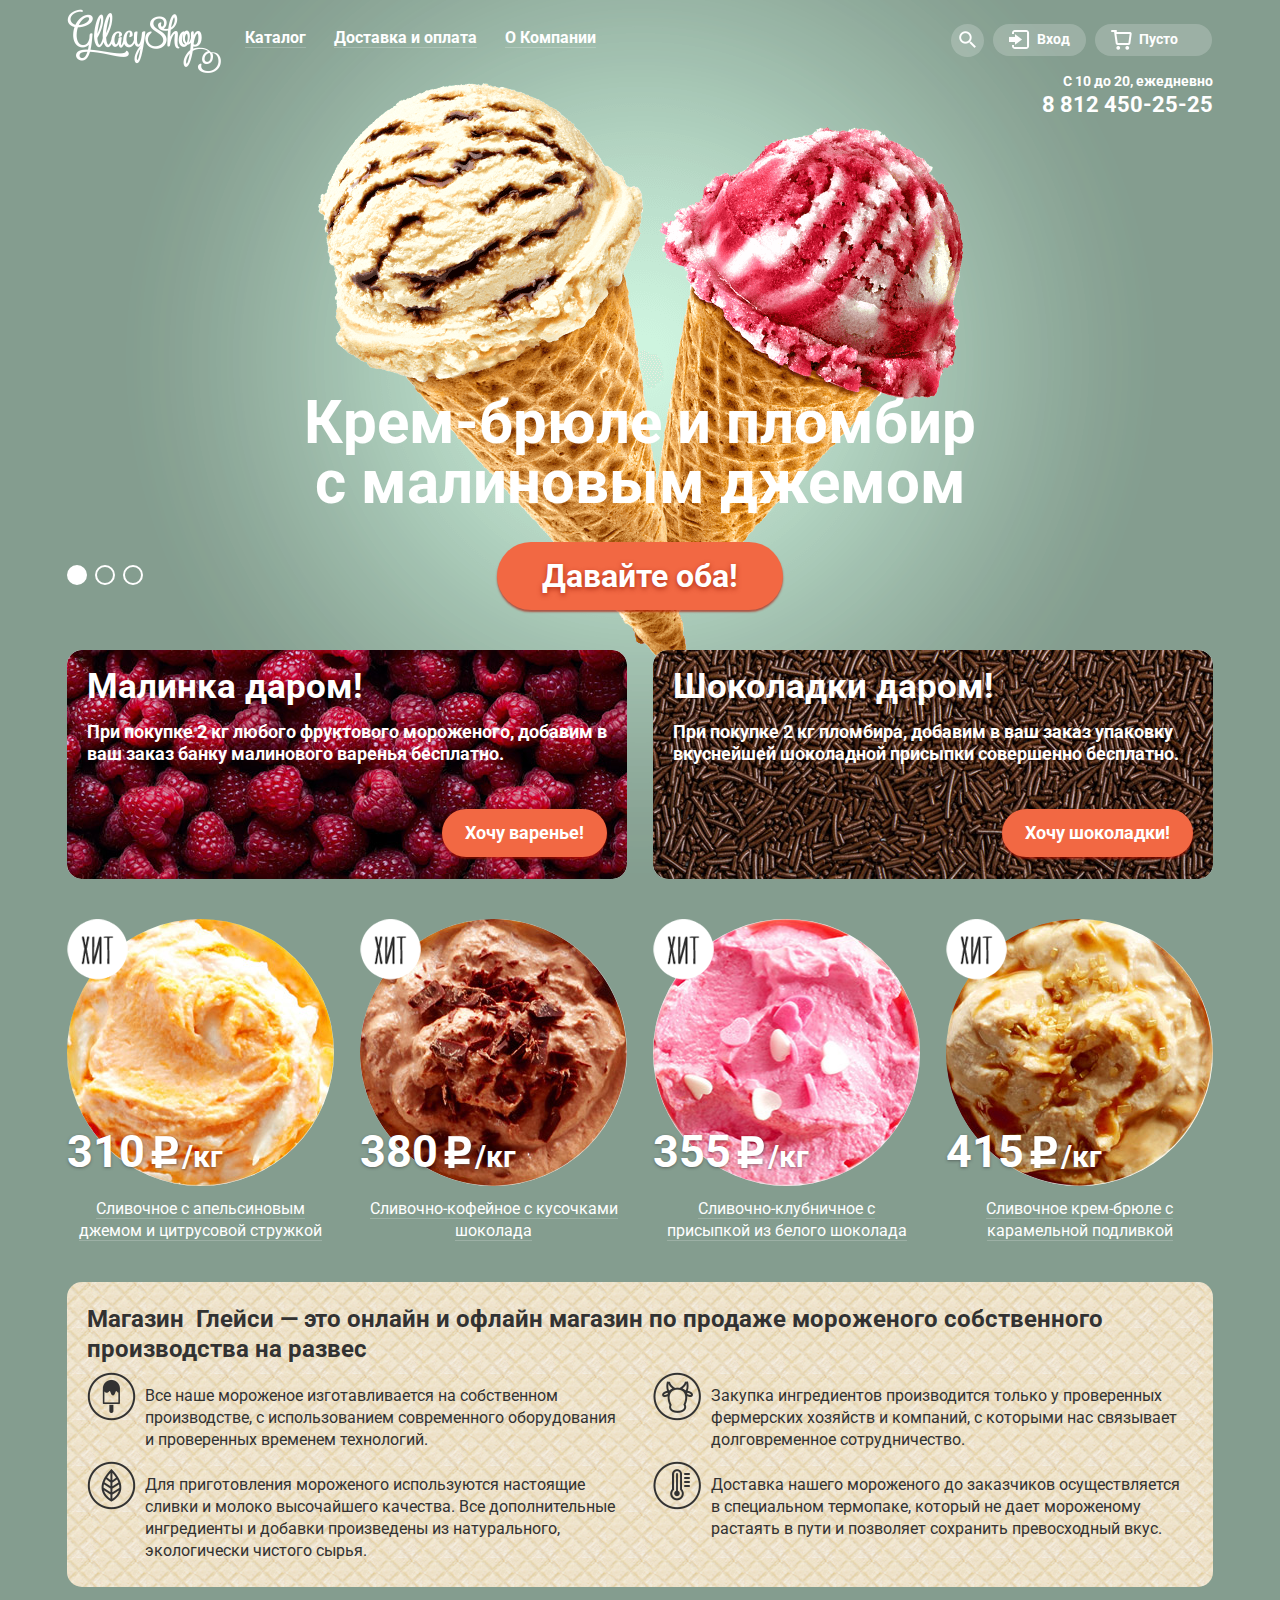
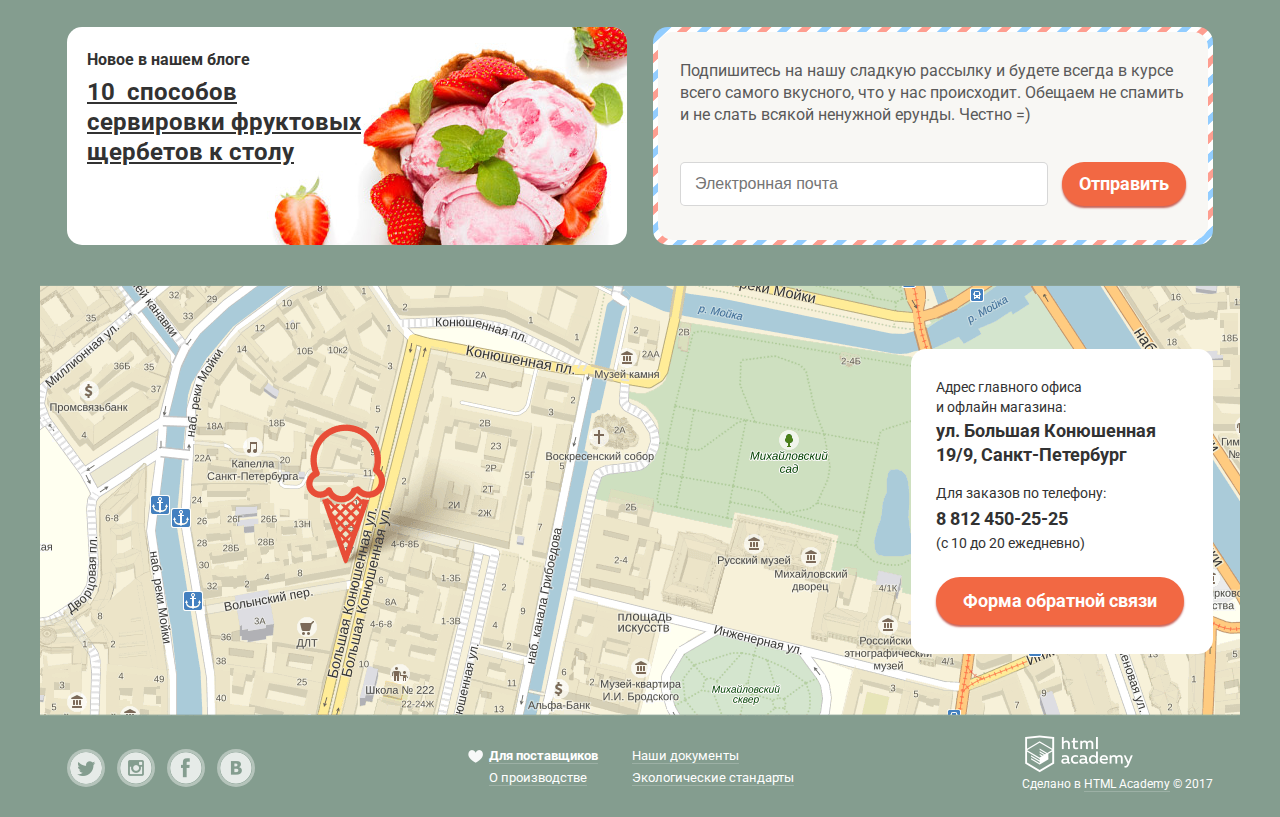
<file: index.html>
<!DOCTYPE html>
<html lang="ru">

<head>
    <meta charset="utf-8">
    <title>Магазин Глэйси</title>
    <link href="https://fonts.googleapis.com/css?family=Roboto:400,500,700&amp;subset=cyrillic" rel="stylesheet">
    <link rel="stylesheet" href="css/normalize.css">
    <link rel="stylesheet" href="css/style.min.css">
</head>

<body>
    <input type="radio" id="btn-1" name="toggle" checked>
    <input type="radio" id="btn-2" name="toggle">
    <input type="radio" id="btn-3" name="toggle">
    <div class="site-wrapper">

        <header class="main-header">
            <div class="content-wrapper">
                <div class="main-header-layout">
                    <nav class="main-nav">
                        <img src="img/logo.png" width="154" height="64" alt="Gllacy shop">
                        <ul class="main-menu">
                            <li class="rel"><a class="menu-item" href="#">Каталог</a>
                                <ul class="sub-menu">
                                    <li><a href="#"><span class="sub-menu-new">Новинки</span></a>
                                    </li>
                                    <li><a href="catalog.html">Сливочное</a>
                                    </li>
                                    <li><a href="#">Щербеты</a>
                                    </li>
                                    <li><a href="#">Фруктовый лед</a>
                                    </li>
                                    <li><a href="#">Мелорин</a>
                                    </li>
                                </ul>
                            </li>
                            <li><a class="menu-item" href="#">Доставка и оплата</a>
                            </li>
                            <li><a class="menu-item" href="#">О Компании</a>
                            </li>
                        </ul>
                    </nav>
                    <div class="user-block">
                        <div class="block-search">
                            <a class="search" href="#"></a>
                            <form class="modal-search" action="https://echo.htmlacademy.ru/" method="post">
                                <input type="search" id="tip-search" name="user-search" placeholder="Что ищем?">
                                <label class="tip-search" for="tip-search">Что ищем?</label>
                            </form>
                        </div>
                        <div class="block-login">
                            <a class="login" href="#">Вход</a>
                            <div class="modal-login">
                                <form class="login-form" action="https://echo.htmlacademy.ru/" method="post">
                                    <input class="place-login" type="email" name="email" id="tip-email-form" placeholder="Электронная почта" required>
                                    <label class="tip-email-form" for="tip-email-form">Электронная почта</label>
                                    <input class="place-login" id="tip-password-form" type="password" name="password" placeholder="Пароль" required>
                                    <label class="tip-password-form" for="tip-password-form">Пароль</label>
                                    <button class="login-btn btn" type="submit">Войти</button>
                                    <a class="restore link-white" href="#">Забыли пароль?</a>
                                    <a class="registration link-white" href="#">Новая регистрация</a>
                                </form>
                            </div>
                        </div>
                        <div class="block-cart">
                            <a class="cart" href="#">Пусто</a>
                            <div class="modal-cart">В вашей корзине еще ничего нет:)</div>
                        </div>
                    </div>
                </div>
            </div>
        </header>
        <main>
            <div class="content-wrapper">
                <div class="contact-info">
                    <p class="work-mode">С 10 до 20, ежедневно</p>
                    <p class="phone">8 812 450-25-25</p>
                </div>
                <div class="slider">
                    <div class="slide" id="slide1">
                        <div class="slide-title">Крем-брюле и пломбир с малиновым джемом</div>
                        <a class="slide-btn btn" href="#">Давайте оба!</a>
                    </div>
                    <div class="slide" id="slide2">
                        <div class="slide-title">Шоколадный пломбир и лимонный сорбет</div>
                        <a class="slide-btn btn" href="#">Давайте оба!</a>
                    </div>
                    <div class="slide" id="slide3">
                        <div class="slide-title">Пломбир с помадкой и клубничный щербет</div>
                        <a class="slide-btn btn" href="#">Давайте оба!</a>
                    </div>
                    <div class="slider-controls">
                        <label for="btn-1"></label>
                        <label for="btn-2"></label>
                        <label for="btn-3"></label>
                    </div>
                </div>
                <section class="proposal">
                    <div class="proposal-item">
                        <p class="proposal-title">Малинка даром!</p>
                        <p class="proposal-desc">При покупке 2 кг любого фруктового мороженого, добавим в ваш заказ банку малинового варенья бесплатно.</p>
                        <a class="proposal-btn btn" href="#">Хочу варенье!</a>
                    </div>
                    <div class="proposal-item">
                        <p class="proposal-title">Шоколадки даром!</p>
                        <p class="proposal-desc">При покупке 2 кг пломбира, добавим в ваш заказ упаковку вкуснейшей шоколадной присыпки совершенно бесплатно.</p>
                        <a class="proposal-btn btn" href="#">Хочу шоколадки!</a>
                    </div>
                </section>
                <section class="product">
                    <div class="product-item product-item-hit">
                        <div class="product-photo">
                            <img src="img/shop-creamy-orange.jpg" width="267" height="267" alt="Сливочное с апельсиновым джемом и цитрусовой стружкой">
                        </div>
                        <div class="product-price">
                            <span class="big-price"> 310 </span> /кг
                        </div>
                        <div class="product-title"><a class="link" href="#">Сливочное с апельсиновым джемом и цитрусовой стружкой</a>
                        </div>
                        <div class="quick-view"></div>
                        <a class="quick-view-btn btn" href="#">Быстрый просмотр</a>

                    </div>
                    <div class="product-item product-item-hit">
                        <div class="product-photo">
                            <img src="img/shop-creamy-coffee.jpg" width="267" height="267" alt="Сливочно-кофейное с кусочками шоколада">
                        </div>
                        <div class="product-price">
                            <span class="big-price"> 380 </span> /кг
                        </div>
                        <div class="product-title"><a class="link" href="#">Сливочно-кофейное с кусочками шоколада</a>
                        </div>
                        <div class="quick-view"></div>
                        <a class="quick-view-btn btn" href="#">Быстрый просмотр</a>
                    </div>
                    <div class="product-item product-item-hit">
                        <div class="product-photo">
                            <img src="img/shop-creamy-strawberry.jpg" width="267" height="267" alt="Сливочно-клубничное с присыпкой из белого шоколада">
                        </div>
                        <div class="product-price">
                            <span class="big-price"> 355 </span> /кг
                        </div>
                        <div class="product-title"><a class="link" href="#">Сливочно-клубничное с присыпкой из белого шоколада</a>
                        </div>
                        <div class="quick-view"></div>
                        <a class="quick-view-btn btn" href="#">Быстрый просмотр</a>
                    </div>
                    <div class="product-item product-item-hit">
                        <div class="product-photo">
                            <img src="img/shop-cream-brulee.jpg" width="267" height="267" alt="Сливочное крем-брюле с карамельной подливкой">
                        </div>
                        <div class="product-price">
                            <span class="big-price"> 415 </span> /кг
                        </div>
                        <div class="product-title"><a class="link" href="#">Сливочное крем-брюле с карамельной подливкой</a>
                        </div>
                        <div class="quick-view"></div>
                        <a class="quick-view-btn btn" href="#">Быстрый просмотр</a>
                    </div>
                </section>
                <section class="about">
                    <p class="about-main">
                        Магазин &nbsp;Глейси — это онлайн и офлайн магазин по продаже мороженого собственного производства на развес
                    </p>
                    <div class="about-content">
                        <p class="main-text">
                            Все наше мороженое изготавливается на собственном производстве, с использованием современного оборудования и проверенных временем технологий.
                        </p>
                        <p class="main-text">
                            Закупка ингредиентов производится только у проверенных фермерских хозяйств и компаний, с которыми нас связывает долговременное сотрудничество.
                        </p>
                        <p class="main-text">
                            Для приготовления мороженого используются настоящие сливки и молоко высочайшего качества. Все дополнительные ингредиенты и добавки произведены из натурального, экологически чистого сырья.
                        </p>
                        <p class="main-text">
                            Доставка нашего мороженого до заказчиков осуществляется в специальном термопаке, который не дает мороженому растаять в пути и позволяет сохранить превосходный вкус.
                        </p>
                    </div>
                </section>
                <section class="blog-subscribe">
                    <div class="blog">
                        <div class="conteiner-blog">
                            <p class="text-blog">Новое в нашем блоге</p>
                            <a class="blog-news" href="#">10&nbsp; способов сервировки фруктовых щербетов к столу</a>
                        </div>
                    </div>
                    <div class="subscribe">
                        <div class="conteiner-subscribe">
                            <p class="text-subscribe">
                                Подпишитесь на нашу сладкую рассылку и будете всегда в курсе всего самого вкусного, что у нас происходит. Обещаем не спамить и не слать всякой ненужной ерунды. Честно =)
                            </p>
                            <form class="subscribe-form" action="https://echo.htmlacademy.ru/" method="post">
                                <input type="email" id="tip-email" name="email" placeholder="Электронная почта" required>
                                <label class="tip" for="tip-email">Электронная почта</label>
                                <button class="send-email-btn btn" type="submit">Отправить</button>
                            </form>
                        </div>
                    </div>
                </section>
            </div>
            <iframe class="online-map" src="https://api-maps.yandex.ru/frame/v1/-/C6u5NAZT" height="431"></iframe>
            <div class="content-wrapper">
                <section class="map">


                    <div class="address content-wrapper">
                        <p class="text-address">
                            Адрес главного офиса
                            <br> и офлайн магазина:</p>
                        <p class="main-address">
                            ул. Большая Конюшенная
                            <br> 19/9, Санкт-Петербург</p>
                        <p class="text-address">
                            Для заказов по телефону:</p>
                        <p class="main-address">
                            8 812 450-25-25</p>
                        <p class="text-address">(с 10 до 20 ежедневно)</p>
                        <a href="feedback.html" class="address-btn btn">Форма обратной связи</a>
                    </div>

                </section>
            </div>

        </main>
        <footer class="main-footer">

            <div class="content-wrapper">
                <div class="main-footer-layout">
                    <section class="footer-social">
                        <a class="social-btn social-btn-tw" href="#">Твиттер</a>
                        <a class="social-btn social-btn-inst" href="#">Инстаграм</a>
                        <a class="social-btn social-btn-fb" href="#">Фейсбук</a>
                        <a class="social-btn social-btn-vk" href="#">Вконтакте</a>
                    </section>
                    <section class="footer-about">
                        <ul>
                            <li><a class="supplier link" href="#">Для поставщиков</a>
                            </li>
                            <li><a class="link" href="#">О производстве</a>
                            </li>
                        </ul>
                        <ul>
                            <li><a class="link" href="#">Наши документы</a>
                            </li>
                            <li><a class="link" href="#">Экологические стандарты</a>
                            </li>
                        </ul>
                    </section>
                    <section class="footer-copyright">
                        <a href="https://htmlacademy.ru/intensive/htmlcss"><img class="footer-logo" src="img/logo-html-academy.png" width="108" height="38" alt="Интенсивный онлайн курс «Базовый HTML и CSS»">
                        </a>
                        <p class="made-copyright">Сделано в <a class="link" href="https://htmlacademy.ru/intensive/htmlcss">HTML Academy</a> &#169; 2017</p>
                    </section>
                </div>
            </div>
        </footer>
        <div class="modal-feedback">
            <button class="modal-feedback-close" type="button" title="Закрыть">Закрыть</button>
            <p>Мы обязательно вам ответим!</p>
            <form class="modal-feedback-form" action="https://echo.htmlacademy.ru/" method="post">
                <input class="modal-feedback-name" id="tip-name" type="text" name="name" placeholder="Как вас зовут?">
                <label class="tip-name" for="tip-name">Как вас зовут?</label>
                <input class="modal-feedback-email" id="tip-emai2" type="email" name="email" placeholder="Ваша почта для ответа?">
                <label class="tip-email2" for="tip-emai2">Ваша почта для ответа?</label>
                <textarea class="modal-feedback-letter" name="letter" id="tip-letter" placeholder="Напишите что-нибудь..."></textarea>
                <label class="tip-letter" for="tip-letter">Напишите что-нибудь...</label>
                <button class="modal-feedback-btn btn" type="submit">Отправить</button>
            </form>
        </div>
        <div class="modal-overlay"></div>

    </div>
    <script src="js/script.min.js"></script>

</body>

</html>
</file>
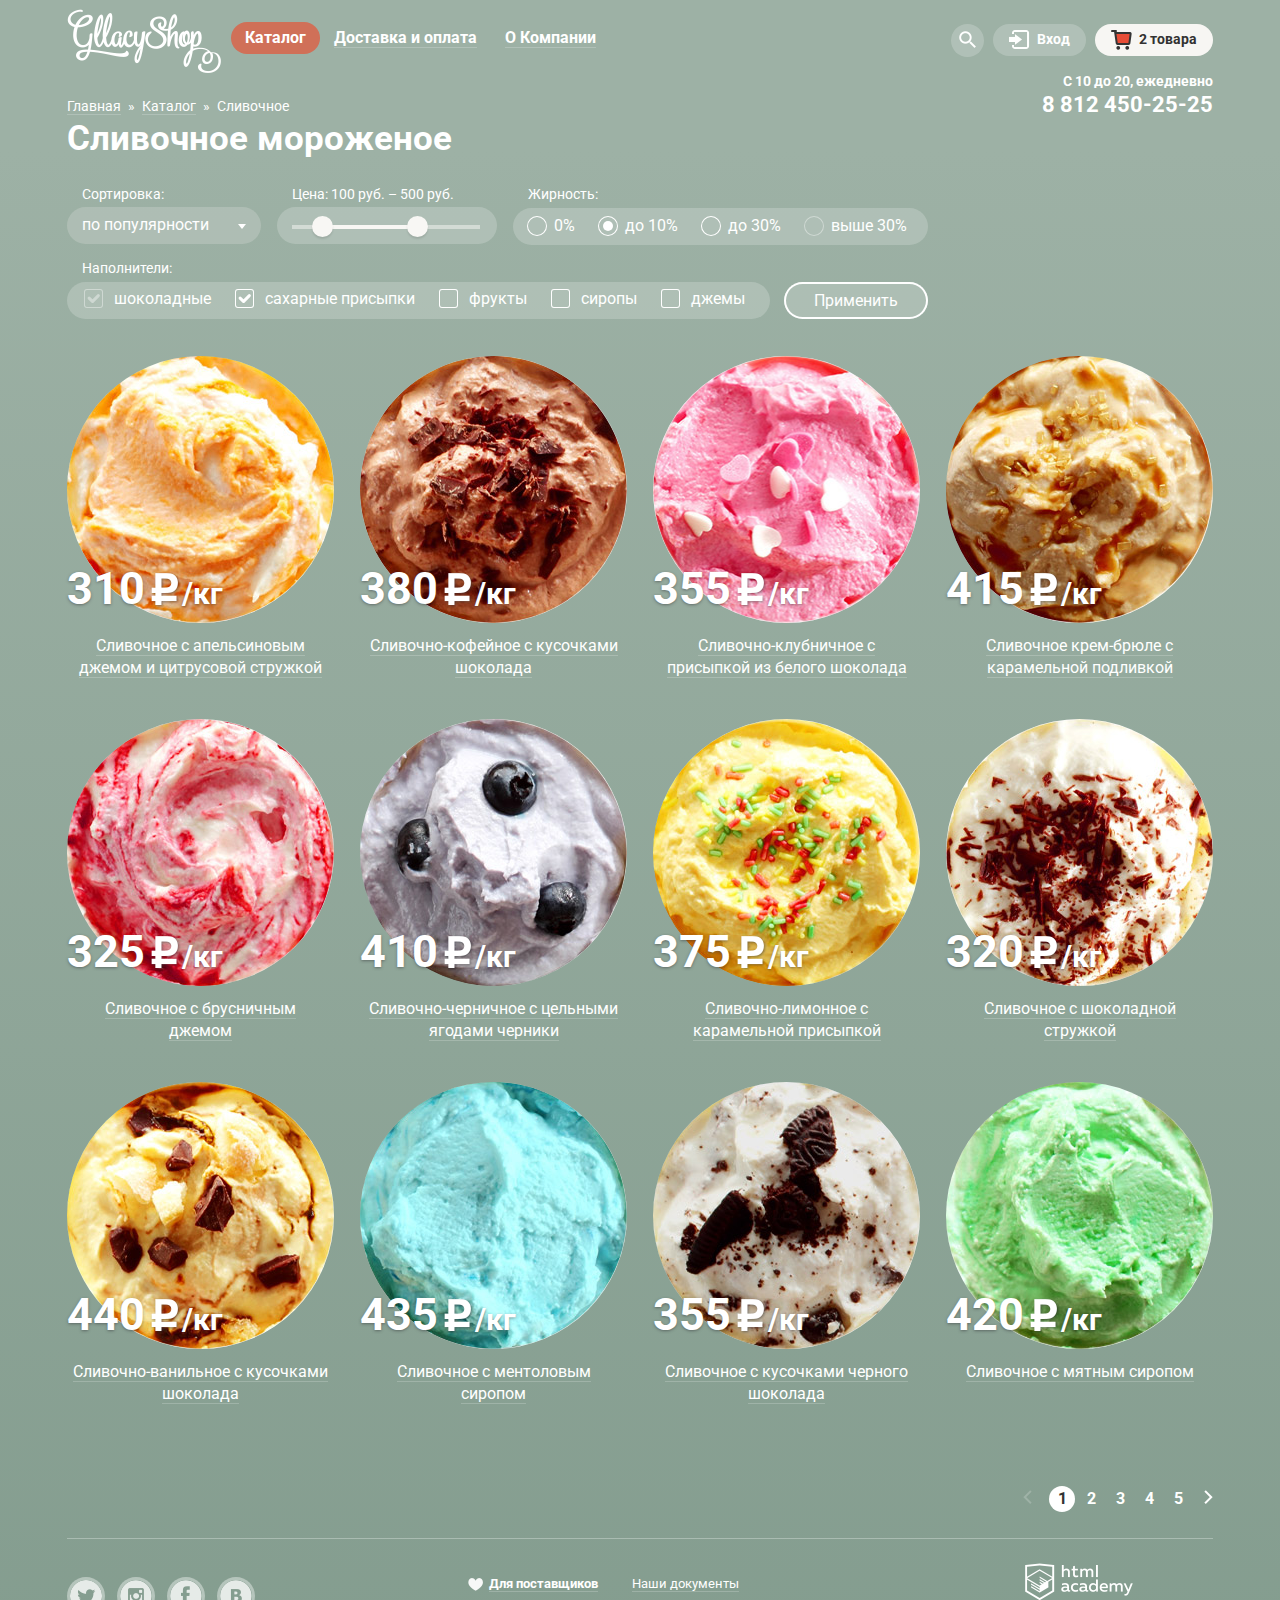
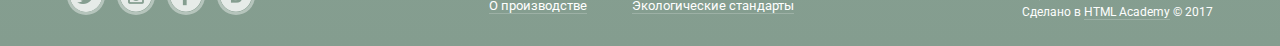
<file: catalog.html>
<!DOCTYPE html>
<html lang="ru">

<head>
    <meta charset="utf-8">
    <title>Магазин Глэйси</title>
    <link href="https://fonts.googleapis.com/css?family=Roboto:400,500,700&amp;subset=cyrillic" rel="stylesheet">
    <link rel="stylesheet" href="css/normalize.css">
    <link rel="stylesheet" href="css/style.min.css">
</head>

<body class="inside-page">
    <div class="site-wrapper">
        <div class="content-wrapper">
            <header class="main-header">
                <div class="main-header-layout">
                    <nav class="main-nav">
                        <a href="index.html"><img src="img/logo.png" width="154" height="64" alt="Gllacy shop">
                        </a>
                        <ul class="main-menu">
                            <li><a class="menu-item current" href="#">Каталог</a>
                                <ul class="sub-menu">
                                    <li><a href="#"><span class="sub-menu-new">Новинки</span></a>
                                    </li>
                                    <li><a class="menu-current" href="catalog.html">Сливочное</a>
                                    </li>
                                    <li><a href="#">Щербеты</a>
                                    </li>
                                    <li><a href="#">Фруктовый лед</a>
                                    </li>
                                    <li><a href="#">Мелорин</a>
                                    </li>
                                </ul>
                            </li>
                            <li><a class="menu-item" href="#">Доставка и оплата</a>
                            </li>
                            <li><a class="menu-item" href="#">О Компании</a>
                            </li>
                        </ul>
                    </nav>
                    <div class="user-block">
                        <div class="block-search">
                            <a class="search" href="#"></a>
                            <form class="modal-search" action="https://echo.htmlacademy.ru/" method="post">
                                <input type="search" id="tip-search" name="user-search" placeholder="Что ищем?">
                                <label class="tip-search" for="tip-search">Что ищем?</label>
                            </form>
                        </div>
                        <div class="block-login">
                            <a class="login" href="#">Вход</a>
                            <div class="modal-login">
                                <form class="login-form" action="https://echo.htmlacademy.ru/" method="post">
                                    <input class="place-login" type="email" name="email" id="tip-email-form" placeholder="Электронная почта" required>
                                    <label class="tip-email-form" for="tip-email-form">Электронная почта</label>
                                    <input class="place-login" id="tip-password-form" type="password" name="password" placeholder="Пароль" required>
                                    <label class="tip-password-form" for="tip-password-form">Пароль</label>
                                    <button class="login-btn btn" type="submit">Войти</button>
                                    <a class="restore link-white" href="#">Забыли пароль?</a>
                                    <a class="registration link-white" href="#">Новая регистрация</a>
                                </form>
                            </div>
                        </div>
                        <div class="block-cart-full">
                            <a class="cart-full" href="#">2 товара</a>
                            <div class="modal-cart-full">
                                <table>
                                    <tr>
                                        <td class="cart-delete">delete</td>
                                        <td class="cart-photo"><img src="img/small-creamy-orange.jpg" alt="" width="33" height="33">
                                        </td>
                                        <td class="cart-name">Пломбир с апельсиновым джемом</td>
                                        <td class="cart-price">1,5 кг х <span class="grey-price">200 руб.</span>
                                        </td>
                                        <td class="cart-total">300 руб.</td>
                                    </tr>
                                    <tr>
                                        <td class="cart-delete">delete</td>
                                        <td class="cart-photo"><img src="img/small-creamy-strawberry.jpg" alt="" width="33" height="33">
                                        </td>
                                        <td class="cart-name">Клубничный пломбир с присыпкой из белого шоколада</td>
                                        <td class="cart-price">1,5 кг х <span class="grey-price">300 руб.</span>
                                        </td>
                                        <td class="cart-total">450 руб.</td>
                                    </tr>
                                </table>
                                <div class="line-cart"></div>
                                <div class="total">Итого: 750 руб.</div>
                                <div><a href="#" class="place-order-btn btn">Оформить заказ</a>
                                </div>
                            </div>
                        </div>
                    </div>
                </div>
            </header>
            <main>
                <div class="breadcrumbs-contact">
                    <div class="breadcrumbs">
                        <ul>
                            <li><a href="index.html">Главная</a>
                            </li>
                            <li><a href="#">Каталог</a>
                            </li>
                            <li class="breadcrumbs-current">Сливочное</li>
                        </ul>
                    </div>
                    <div class="contact-info">
                        <p class="work-mode">С 10 до 20, ежедневно</p>
                        <p class="phone">8 812 450-25-25</p>
                    </div>
                </div>
                <h1 class="product-caption">Сливочное мороженое</h1>
                <form class="sorting" action="https://echo.htmlacademy.ru/" method="get">
                    <div class="group-one">
                        <div class="group-sort">
                            <p class="fields-label">Сортировка:</p>
                            <select name="sort">
                                <option value="popular">по популярности</option>
                                <option value="low">сначала недорогие</option>
                                <option value="high">сначала дорогие</option>
                                <option value="fat">по жирности</option>
                            </select>
                        </div>
                        <div class="group-range">
                            <p class="fields-label">Цена: 100 руб. – 500 руб.</p>
                            <div class="range-wrapper">
                                <div class="scale">
                                    <div class="bar"></div>
                                </div>
                                <div class="range-toggle range-toggle-min"></div>
                                <div class="range-toggle range-toggle-max"></div>
                            </div>
                        </div>
                        <div class="group-fat">
                            <p class="fields-label">Жирность:</p>
                            <div class="fat-wrapper">
                                <label class="fat-radio">
                                    <input type="radio" name="fat" value="0"><span class="radio-indicator"></span> 0% </label>
                                <label class="fat-radio">
                                    <input type="radio" name="fat" value="to10" checked><span class="radio-indicator"></span> до 10% </label>
                                <label class="fat-radio">
                                    <input type="radio" name="fat" value="to30"><span class="radio-indicator"></span> до 30% </label>
                                <label class="fat-radio">
                                    <input disabled type="radio" name="fat" value="over30"><span class="radio-indicator"></span> выше 30% </label>
                            </div>
                        </div>
                    </div>
                    <div class="group-two">
                        <div class="group-filler">
                            <p class="fields-label">Наполнители:</p>
                            <div class="filler-wrapper">
                                <label class="filler-checkbox">
                                    <input disabled type="checkbox" name="chocolate" value="chocolate" checked><span class="checkbox-indicator"></span> шоколадные</label>
                                <label class="filler-checkbox">
                                    <input type="checkbox" name="sugar" value="sugar" checked><span class="checkbox-indicator"></span> сахарные присыпки </label>
                                <label class="filler-checkbox">
                                    <input type="checkbox" name="fruit" value="fruit"><span class="checkbox-indicator"></span> фрукты </label>
                                <label class="filler-checkbox">
                                    <input type="checkbox" name="syrup" value="syrup"><span class="checkbox-indicator"></span> сиропы </label>
                                <label class="filler-checkbox">
                                    <input type="checkbox" name="jam" value="jam"><span class="checkbox-indicator"></span> джемы </label>
                            </div>
                        </div>

                        <button class="sorting-btn" type="submit">Применить</button>
                    </div>
                </form>
                <section class="product">
                    <div class="product-item">
                        <div class="product-photo">
                            <img src="img/shop-creamy-orange.jpg" width="267" height="267" alt="Сливочное с апельсиновым джемом и цитрусовой стружкой">
                        </div>
                        <div class="product-price">
                            <span class="big-price"> 310 </span> /кг
                        </div>
                        <div class="product-title"><a class="link" href="#">Сливочное с апельсиновым джемом и цитрусовой стружкой</a>
                        </div>
                        <div class="quick-view"></div>
                        <a class="quick-view-btn btn" href="#">Быстрый просмотр</a>
                    </div>
                    <div class="product-item">
                        <div class="product-photo">
                            <img src="img/shop-creamy-coffee.jpg" width="267" height="267" alt="Сливочно-кофейное с кусочками шоколада">
                        </div>
                        <div class="product-price">
                            <span class="big-price"> 380 </span> /кг
                        </div>
                        <div class="product-title"><a class="link" href="#">Сливочно-кофейное с кусочками шоколада</a>
                        </div>
                        <div class="quick-view"></div>
                        <a class="quick-view-btn btn" href="#">Быстрый просмотр</a>
                    </div>
                    <div class="product-item">
                        <div class="product-photo">
                            <img src="img/shop-creamy-strawberry.jpg" width="267" height="267" alt="Сливочно-клубничное с присыпкой из белого шоколада">
                        </div>
                        <div class="product-price">
                            <span class="big-price"> 355 </span> /кг
                        </div>
                        <div class="product-title"><a class="link" href="#">Сливочно-клубничное с присыпкой из белого шоколада</a>
                        </div>
                        <div class="quick-view"></div>
                        <a class="quick-view-btn btn" href="#">Быстрый просмотр</a>
                    </div>
                    <div class="product-item">
                        <div class="product-photo">
                            <img src="img/shop-cream-brulee.jpg" width="267" height="267" alt="Сливочное крем-брюле с карамельной подливкой">
                        </div>
                        <div class="product-price">
                            <span class="big-price"> 415 </span> /кг
                        </div>
                        <div class="product-title"><a class="link" href="#">Сливочное крем-брюле с карамельной подливкой</a>
                        </div>
                        <div class="quick-view"></div>
                        <a class="quick-view-btn btn" href="#">Быстрый просмотр</a>
                    </div>
                    <div class="product-item">
                        <div class="product-photo">
                            <img src="img/shop-creamy-cranberries.jpg" width="267" height="267" alt="Сливочное с брусничным джемом">
                        </div>
                        <div class="product-price">
                            <span class="big-price"> 325 </span> /кг
                        </div>
                        <div class="product-title"><a class="link" href="#">Сливочное с брусничным джемом</a>
                        </div>
                        <div class="quick-view"></div>
                        <a class="quick-view-btn btn" href="#">Быстрый просмотр</a>
                    </div>
                    <div class="product-item">
                        <div class="product-photo">
                            <img src="img/shop-creamy-blueberries.jpg" width="267" height="267" alt="Сливочно-черничное с цельными ягодами черники">
                        </div>
                        <div class="product-price">
                            <span class="big-price"> 410 </span> /кг
                        </div>
                        <div class="product-title"><a class="link" href="#">Сливочно-черничное с цельными ягодами черники</a>
                        </div>
                        <div class="quick-view"></div>
                        <a class="quick-view-btn btn" href="#">Быстрый просмотр</a>
                    </div>
                    <div class="product-item">
                        <div class="product-photo">
                            <img src="img/shop-creamy-lemon.jpg" width="267" height="267" alt="Сливочно-лимонное с карамельной присыпкой">
                        </div>
                        <div class="product-price">
                            <span class="big-price"> 375 </span> /кг
                        </div>
                        <div class="product-title"><a class="link" href="#">Сливочно-лимонное с карамельной присыпкой</a>
                        </div>
                        <div class="quick-view"></div>
                        <a class="quick-view-btn btn" href="#">Быстрый просмотр</a>
                    </div>
                    <div class="product-item">
                        <div class="product-photo">
                            <img src="img/shop-creamy-chocolate-chips.jpg" width="267" height="267" alt="Сливочное с шоколадной стружкой">
                        </div>
                        <div class="product-price">
                            <span class="big-price"> 320 </span> /кг
                        </div>
                        <div class="product-title"><a class="link" href="#">Сливочное с шоколадной стружкой</a>
                        </div>
                        <div class="quick-view"></div>
                        <a class="quick-view-btn btn" href="#">Быстрый просмотр</a>
                    </div>
                    <div class="product-item">
                        <div class="product-photo">
                            <img src="img/shop-creamy-vanilla-chocolate.jpg" width="267" height="267" alt="Сливочно-ванильное с кусочками шоколада">
                        </div>
                        <div class="product-price">
                            <span class="big-price"> 440 </span> /кг
                        </div>
                        <div class="product-title"><a class="link" href="#">Сливочно-ванильное с кусочками шоколада</a>
                        </div>
                        <div class="quick-view"></div>
                        <a class="quick-view-btn btn" href="#">Быстрый просмотр</a>
                    </div>
                    <div class="product-item">
                        <div class="product-photo">
                            <img src="img/shop-creamy-menthol.jpg" width="267" height="267" alt="Сливочное с ментоловым сиропом">
                        </div>
                        <div class="product-price">
                            <span class="big-price"> 435 </span> /кг
                        </div>
                        <div class="product-title"><a class="link" href="#">Сливочное с ментоловым сиропом</a>
                        </div>
                        <div class="quick-view"></div>
                        <a class="quick-view-btn btn" href="#">Быстрый просмотр</a>
                    </div>
                    <div class="product-item">
                        <div class="product-photo">
                            <img src="img/shop-creamy-chocolate.jpg" width="267" height="267" alt="Сливочное с кусочками черного шоколада">
                        </div>
                        <div class="product-price">
                            <span class="big-price"> 355 </span> /кг
                        </div>
                        <div class="product-title"><a class="link" href="#">Сливочное с кусочками черного шоколада</a>
                        </div>
                        <div class="quick-view"></div>
                        <a class="quick-view-btn btn" href="#">Быстрый просмотр</a>
                    </div>
                    <div class="product-item">
                        <div class="product-photo">
                            <img src="img/shop-creamy-mint.jpg" width="267" height="267" alt="Сливочное с мятным сиропом">
                        </div>
                        <div class="product-price">
                            <span class="big-price"> 420 </span> /кг
                        </div>
                        <div class="product-title"><a class="link" href="#">Сливочное с мятным сиропом</a>
                        </div>
                        <div class="quick-view"></div>
                        <a class="quick-view-btn btn" href="#">Быстрый просмотр</a>
                    </div>
                </section>
                <div class="pagination">
                    <ul>
                        <li class="prev"><a>Назад</a>
                        </li>
                        <li class="number-page current-page"><a>1</a>
                        </li>
                        <li class="number-page"><a href="#">2</a>
                        </li>
                        <li class="number-page"><a href="#">3</a>
                        </li>
                        <li class="number-page"><a href="#">4</a>
                        </li>
                        <li class="number-page"><a href="#">5</a>
                        </li>
                        <li class="next"><a href="#">Вперед</a>
                        </li>
                    </ul>
                </div>
                <div class="line"></div>
            </main>
            <footer class="main-footer">
                <div class="main-footer-layout">
                    <section class="footer-social">
                        <a class="social-btn social-btn-tw" href="#">Твиттер</a>
                        <a class="social-btn social-btn-inst" href="#">Инстаграм</a>
                        <a class="social-btn social-btn-fb" href="#">Фейсбук</a>
                        <a class="social-btn social-btn-vk" href="#">Вконтакте</a>
                    </section>
                    <section class="footer-about">
                        <ul>
                            <li><a class="supplier link" href="#">Для поставщиков</a>
                            </li>
                            <li><a class="link" href="#">О производстве</a>
                            </li>
                        </ul>
                        <ul>
                            <li><a class="link" href="#">Наши документы</a>
                            </li>
                            <li><a class="link" href="#">Экологические стандарты</a>
                            </li>
                        </ul>
                    </section>
                    <section class="footer-copyright">
                        <a href="https://htmlacademy.ru/intensive/htmlcss"><img class="footer-logo" src="img/logo-html-academy.png" width="108" height="38" alt="Интенсивный онлайн курс «Базовый HTML и CSS»">
                        </a>
                        <p class="made-copyright">Сделано в <a class="link" href="https://htmlacademy.ru/intensive/htmlcss">HTML Academy</a> &#169; 2017</p>
                    </section>
                </div>
            </footer>

        </div>
    </div>
</body>

</html>
</file>
<file: css/style.min.css>
*,::after,::before{-webkit-box-sizing:inherit;box-sizing:inherit}html{-webkit-box-sizing:border-box;box-sizing:border-box}body,html{min-width:1200px;margin:0;padding:0;font-family:"Roboto","Arial",sans-serif;font-size:16px;line-height:1.2;color:#fff;font-weight:700;background-color:#849d8f}.sprite-gllasy{background-image:url(spritesheet.png);background-repeat:no-repeat;display:block}.sprite-gllasy-cart{width:21px;height:20px;background-position:-10px -10px}.sprite-gllasy-cart-full{width:21px;height:20px;background-position:-10px -50px}.sprite-gllasy-fb{width:32px;height:32px;background-position:-10px -90px}.sprite-gllasy-heart{width:15px;height:13px;background-position:-10px -142px}.sprite-gllasy-hit{width:61px;height:61px;background-position:-10px -175px}.sprite-gllasy-icon-cow{width:48px;height:49px;background-position:-10px -256px}.sprite-gllasy-icon-icecream{width:49px;height:49px;background-position:-10px -325px}.sprite-gllasy-icon-sheet{width:49px;height:49px;background-position:-10px -394px}.sprite-gllasy-icon-thermometer{width:48px;height:49px;background-position:-10px -463px}.sprite-gllasy-input{width:21px;height:19px;background-position:-10px -532px}.sprite-gllasy-input-hover{width:21px;height:19px;background-position:-10px -571px}.sprite-gllasy-inst{width:32px;height:32px;background-position:-10px -610px}.sprite-gllasy-pag-next{width:9px;height:14px;background-position:-10px -662px}.sprite-gllasy-pag-prev{width:9px;height:14px;background-position:-10px -696px}.sprite-gllasy-ruble{width:31px;height:36px;background-position:-10px -730px}.sprite-gllasy-search{width:17px;height:17px;background-position:-10px -786px}.sprite-gllasy-search-hover{width:17px;height:17px;background-position:-10px -823px}.sprite-gllasy-twitter,.sprite-gllasy-vk{width:32px;height:32px;background-position:-10px -860px}.sprite-gllasy-vk{background-position:-10px -912px}.sprite-gllasy-zcart-hover{width:21px;height:20px;background-position:-10px -964px}.inside-page{background:linear-gradient(to bottom,#9db1a5 150px,#849d8f)}body>input[type=radio]{display:none}.site-wrapper{min-width:1200px;background-repeat:no-repeat;background-position:top center;-webkit-transition:background-image .5s ease,background-image .5s ease;transition:background-image .5s ease,background-image .5s ease}.site-wrapper::after,.site-wrapper::before{content:"";visibility:hidden}.site-wrapper::before{background-image:url(../img/slide-2.png)}.site-wrapper::after{background-image:url(../img/slide-3.png)}.content-wrapper{width:1200px;margin:0 auto;padding:0 27px}.slider{position:relative;padding-top:320px;text-align:center;color:#fff}.main-header-layout::before,.slide{display:none}.slide-title{width:700px;margin:0 auto 28px;font-weight:700;font-size:60px;line-height:60.35px}.slide-btn{display:inline-block;vertical-align:top;padding:12px 45px;font-size:32px;font-weight:700;line-height:44px;color:#fff;text-decoration:none;text-shadow:0 2px 5px rgba(160,32,11,.76);background:#f26843;border-radius:100px}.slider-controls{position:absolute;bottom:25px;left:0;z-index:20;font-size:0}.slider-controls label{display:inline-block;vertical-align:top;width:20px;height:20px;margin-right:8px;background-color:transparent;border:2px solid #fff;border-radius:50%;cursor:pointer}.slider-controls label:hover{background-color:rgba(255,255,255,.4)}.slider-controls label:active{background-color:#fff}#btn-1:checked~.site-wrapper #slide1,#btn-2:checked~.site-wrapper #slide2,#btn-3:checked~.site-wrapper #slide3{display:block}#btn-1:checked~.site-wrapper{background-color:#849d8f;background-image:url(../img/slide-1.png)}#btn-2:checked~.site-wrapper{background-color:#8996a6;background-image:url(../img/slide-2.png)}#btn-3:checked~.site-wrapper{background-color:#9d8b84;background-image:url(../img/slide-3.png)}#btn-1:checked~.site-wrapper label[for=btn-1],#btn-2:checked~.site-wrapper label[for=btn-2],#btn-3:checked~.site-wrapper label[for=btn-3]{background-color:#fff}.main-header-layout{padding-top:9px;display:-webkit-box;display:-ms-flexbox;display:flex;-webkit-box-pack:justify;-ms-flex-pack:justify;justify-content:space-between}.main-nav{width:560px;margin:0}.main-nav img{float:left;margin-right:10px}.main-menu{padding:0;font-size:0;list-style:none;margin:0 0 5px}.main-menu>li{position:relative;display:inline-block;vertical-align:top;margin-top:13px;z-index:3}.main-menu .menu-item{display:block;color:#fff;font-size:16px;line-height:18px;margin:7px 14px;text-decoration:none;border-bottom:1px solid rgba(255,255,255,.2)}.main-menu .menu-item:first-of-type::after{content:"";position:absolute;top:30px;right:0;width:100%;height:10px}.main-menu li:hover .menu-item::before{background-color:#f7f6f3}.main-menu .menu-item:active,.main-menu li:hover .menu-item{color:#333;border-bottom:none}.main-menu .current::before,.main-menu .menu-item:active::before,.main-menu li:hover .menu-item::before{content:"";top:0;left:0;position:absolute;border-radius:26px;width:100%;height:32px;z-index:-1}.main-menu .menu-item:active::before{-webkit-box-shadow:inset 0 2px 1px #696969;box-shadow:inset 0 2px 1px #696969;background-color:#ededed}.main-menu .current::before{background-color:#d07058}.main-menu .current{border-bottom:none}.main-menu .sub-menu{position:absolute;top:37px;left:-7px;display:none;margin:0;padding:0;list-style:none;background:#f8f7f4;width:143px;height:172px;border-radius:5px;-webkit-box-shadow:0 20px 20px rgba(0,0,0,.4);box-shadow:0 20px 20px rgba(0,0,0,.4);z-index:10}.block-search:hover .modal-search,.main-menu>li:hover .sub-menu,.sub-menu a{display:block}.sub-menu li{margin-top:3px}.sub-menu a{color:#323232;text-decoration:none;font-size:14px;font-weight:400;padding:6px 20px}.sub-menu-new{font-weight:700}.sub-menu li:first-child::after{content:"";display:block;border-bottom:1px solid #d1d0ce;margin-top:6px;margin-right:8px;margin-left:6px}.sub-menu a:hover{background-color:#fbded7}.sub-menu a:active{background-color:#f6b5a5}.sub-menu .menu-current{background-color:#d07058}.user-block{position:relative;margin-top:15px;width:267px}.user-block .block-search{position:relative;display:inline-block;vertical-align:top;margin-left:5px;width:33px;height:33px;background-color:rgba(255,255,255,.2);border-radius:50%}.block-search .search::before,.block-search:hover .search::before{content:"";position:absolute;top:7px;left:8px;width:17px;height:17px;background:url(../img/sprite-gllasy.png) no-repeat;background-position:-10px -786px}.block-search:hover{background-color:#f8f7f4;cursor:pointer}.block-search:hover .search::before{background-position:-10px -823px}.block-cart-full::after,.block-cart::after,.block-login::after,.block-search::after{content:"";position:absolute;top:30px;right:0;width:100px;height:20px}.user-block .modal-search{display:none;position:absolute;top:37px;right:0;width:341px;height:85px;padding:20px 15px;background-color:#f8f7f4;border-radius:6px;-webkit-box-shadow:0 20px 20px rgba(0,0,0,.4);box-shadow:0 20px 20px rgba(0,0,0,.4);z-index:15}.modal-search input,.modal-search label{font-weight:400;font-family:"Roboto","Arial",sans-serif}.modal-search input{width:312px;height:44px;border:1px solid #d3d3d2;border-radius:5px;background-color:#fff;padding-left:15px;font-size:14px;line-height:24px;color:#999}.modal-search input:hover{-webkit-box-shadow:inset 0 0 0 1px rgba(178,178,178,.5);box-shadow:inset 0 0 0 1px rgba(178,178,178,.5)}.modal-search label{position:absolute;font-size:0;top:5px;left:28px;line-height:13px;color:#5b9ddf}.modal-search input:focus{outline:0;-webkit-box-shadow:inset 0 0 0 2px rgba(46,136,228,.5);box-shadow:inset 0 0 0 2px rgba(46,136,228,.5)}.modal-login input:focus+label,.modal-search input:focus+label{display:block;color:#5b9ddf;font-size:11px}.user-block .block-cart,.user-block .block-login{position:relative;display:inline-block;vertical-align:top;margin-left:5px;height:32px;background-color:rgba(255,255,255,.2);border-radius:100px;padding-left:44px;padding-top:5px}.user-block .cart,.user-block .login{font-size:14px;line-height:16px;font-weight:700;color:#fff;text-decoration:none}.user-block .block-login{width:93px}.user-block .block-cart,.user-block .block-full-cart{width:117px}.block-login .login::before,.block-login:hover .login::before{content:"";position:absolute;top:6px;left:16px;width:21px;height:19px;background:url(../img/sprite-gllasy.png) no-repeat;background-position:-10px -532px}.block-login:hover{background-color:#f8f7f4}.block-login:hover .login,.modal-login{color:#323232}.block-login:hover .login::before{background-position:-10px -571px}.modal-login{position:absolute;display:none;top:37px;right:0;width:277px;padding:20px 15px;background-color:#f8f7f4;border-radius:6px;-webkit-box-shadow:0 20px 20px rgba(0,0,0,.4);box-shadow:0 20px 20px rgba(0,0,0,.4);z-index:15}.modal-login input,.modal-login label{font-weight:400;font-family:"Roboto","Arial",sans-serif}.modal-login input{width:241px;height:44px;margin:0 0 20px;padding-left:15px;border:1px solid #d3d3d2;border-radius:5px;background-color:#fff;position:relative;font-size:14px;line-height:24px;color:#999}.modal-login .login-btn{float:left;margin-right:20px;display:inline-block;vertical-align:top;padding:12px 23px;font-size:18px;line-height:24px;font-weight:700;color:#fff;text-decoration:none;background:#f26843;border-radius:100px;border:0}.modal-login .registration,.modal-login .restore{font-size:13px;line-height:24px;font-weight:400;color:#323232;text-decoration:none;border-bottom:1px solid rgba(50,50,50,.3)}.block-login:hover .modal-login{display:block}.modal-login input:hover{-webkit-box-shadow:inset 0 0 0 1px rgba(178,178,178,.5);box-shadow:inset 0 0 0 1px rgba(178,178,178,.5)}.modal-login label{position:absolute;font-size:0;line-height:13px;color:#5b9ddf}.modal-login .tip-email-form{top:5px;left:30px}.modal-login .tip-password-form{top:70px;left:30px}.modal-login input:focus{outline:0;-webkit-box-shadow:inset 0 0 0 2px rgba(46,136,228,.5);box-shadow:inset 0 0 0 2px rgba(46,136,228,.5)}.modal-login input:valid{outline:0;-webkit-box-shadow:none;box-shadow:none;border:1px solid rgba(178,178,178,.5);font-size:16px;line-height:24px;font-weight:700;color:#323232;background-color:#fff}.modal-login input:valid+label{display:block;color:#999;font-size:11px}.block-cart:hover,.block-cart:hover .cart{background-color:#f8f7f4}.block-cart:hover .cart{color:#323232}.block-cart .cart::before,.block-cart-full .cart-full::before,.block-cart:hover .cart::before{content:"";position:absolute;top:6px;left:16px;width:21px;height:20px;background:url(../img/sprite-gllasy.png) no-repeat;background-position:-10px -964px}.block-cart .cart::before,.block-cart-full .cart-full::before{background-position:-10px -10px}.user-block .block-cart-full{position:relative;display:inline-block;vertical-align:top;margin-left:5px;height:32px;background-color:#f7f6f3;border-radius:100px;padding-left:44px;padding-top:5px;padding-right:16px}.user-block .cart-full{font-size:14px;line-height:16px;font-weight:700;text-decoration:none;color:#323232}.block-cart-full .cart-full::before{background-position:-10px -50px}.modal-cart-full,.user-block .modal-cart{position:absolute;display:none;top:37px;right:0;background-color:#f8f7f4;-webkit-box-shadow:0 20px 20px rgba(0,0,0,.4);box-shadow:0 20px 20px rgba(0,0,0,.4);font-weight:400;font-family:"Roboto","Arial",sans-serif}.user-block .modal-cart{height:60px;width:300px;padding:20px 15px;color:#000;border-radius:6px;z-index:15}.block-cart-full:hover .modal-cart-full,.block-cart:hover .modal-cart,.product-item:hover .quick-view,.product-item:hover .quick-view-btn{display:block}.modal-cart-full{width:540px;border-radius:5px;padding:16px 15px;color:#323232;font-size:13px;line-height:16px;z-index:20}.modal-cart-full table{margin:0;padding:0;border-collapse:collapse;height:96px}.breadcrumbs li,.modal-cart-full tr{vertical-align:top}.modal-cart-full td{padding-bottom:16px}.modal-cart-full .cart-delete{position:relative;font-size:0;width:25px;text-align:left;cursor:pointer}.modal-cart-full .cart-delete::after,.modal-cart-full .cart-delete::before{content:"";position:absolute;top:19px;left:-2px;width:14px;height:1px;background-color:#353535;border-radius:1px}.modal-cart-full .cart-delete::before{-webkit-transform:rotate(45deg);transform:rotate(45deg)}.modal-cart-full .cart-delete::after{-webkit-transform:rotate(-45deg);transform:rotate(-45deg)}.modal-cart-full .cart-photo{text-align:left;width:44px}.modal-cart-full .cart-name{width:247px;padding-top:10px;padding-right:25px}.modal-cart-full .cart-price{width:123px;padding-top:10px}.cart-price .grey-price{color:#999}.modal-cart-full .cart-total{width:68px;padding-top:10px}.modal-cart-full .cart-photo img{border-radius:50%}.modal-cart-full .line-cart{width:100%;height:1px;background-color:#cacac7;margin-bottom:15px;margin-top:1px}.modal-cart-full .total{text-align:right;font-size:15px;line-height:18px;color:#323232;font-weight:700;margin-bottom:13px}.modal-cart-full .place-order-btn{float:right;display:inline-block;vertical-align:top;padding:11px 15px;font-size:18px;line-height:24px;font-weight:700;color:#fff;text-decoration:none;background:#f26843;border-radius:34px;border:0}.breadcrumbs-contact{display:-webkit-box;display:-ms-flexbox;display:flex;-webkit-box-pack:justify;-ms-flex-pack:justify;justify-content:space-between}.breadcrumbs{margin-top:25px;width:267px}.breadcrumbs ul,.pagination ul{margin:0;padding:0;list-style:none}.breadcrumbs li{position:relative;display:inline-block;padding-right:17px;color:#fff;font-size:14px;line-height:16px;font-weight:400}.breadcrumbs li::after{content:"»";position:absolute;top:0;right:3px}.breadcrumbs a{color:#fff;text-decoration:none;border-bottom:1px solid rgba(255,255,255,.2)}.breadcrumbs a:active,.breadcrumbs a:hover{color:#ffbc9e;text-decoration:none;border-bottom:1px solid rgba(255,188,158,.2)}.breadcrumbs .breadcrumbs-current::after,.proposal::before{display:none}.contact-info{width:267px;float:right;text-align:right;font-size:14px}.contact-info p{margin:0}.phone{padding-top:2px;font-size:22px}.proposal{display:-webkit-box;display:-ms-flexbox;display:flex;-webkit-box-pack:justify;-ms-flex-pack:justify;justify-content:space-between;margin-top:40px;margin-bottom:40px}.proposal-item{position:relative;width:560px;height:229px;border-radius:15px;padding-left:20px;padding-right:20px;padding-top:16px}.proposal-item:first-child{background-color:#951c3c;background-image:url(../img/raspberry-background.jpg)}.proposal-item:last-child{background-color:#5d4131;background-image:url(../img/chocolate-background.jpg)}.proposal-title{padding:0;font-size:35px;line-height:41px;margin:0 0 14px}.proposal-desc{padding:0;font-size:18px;line-height:22px;margin:0 0 43px}.proposal-btn{position:absolute;bottom:22px;right:20px;display:inline-block;vertical-align:top;padding:12px 23px;font-size:18px;line-height:24px;font-weight:700;color:#fff;text-decoration:none;background:#f26843;border-radius:100px}.product{font-size:0}.product-item{position:relative;display:inline-block;vertical-align:top;width:267px;margin-right:26px;margin-bottom:40px;line-height:22px;font-size:16px;min-height:323px}.product-item:nth-child(4n){margin-right:0}.product-item-hit::before,.product-item-hit:hover::before{content:"";position:absolute;top:0;left:0;width:61px;height:61px;background:url(../img/sprite-gllasy.png) no-repeat;background-position:-10px -175px;z-index:2}.product-item-hit:hover::before{z-index:6}.product-item .quick-view{position:absolute;background-color:rgba(248,247,244,.3);width:293px;min-height:calc(100% + 82px);top:-6px;left:-13px;border-radius:5px;-webkit-box-shadow:0 20px 20px rgba(0,0,0,.4);box-shadow:0 20px 20px rgba(0,0,0,.4);z-index:3}.product-item .quick-view-btn{position:absolute;left:33px;bottom:-55px;vertical-align:top;font-size:18px;line-height:24px;color:#fefefe;text-decoration:none;font-weight:700;padding:12px 17px;background:#f26843;border-radius:100px;z-index:7}.product-item .quick-view,.product-item .quick-view-btn{display:none}.product-item .product-photo{position:relative;margin-bottom:12px;width:267px;height:267px;z-index:1}.product-item:hover .product-photo{z-index:5}.product-photo img{max-width:100%;border-radius:50%}.product-item .product-price{position:absolute;top:210px;left:0;font-size:30px;line-height:45px;text-shadow:0 1px 3px rgba(49,50,53,.5);z-index:2}.product-item:hover .product-price,.product-item:hover .product-title{z-index:6}.product-price .big-price{font-size:45px;padding-right:26px}.product-price .big-price::after{content:"";position:absolute;bottom:8px;left:83px;width:31px;height:36px;background-image:url(../img/sprite-gllasy.png);background-repeat:no-repeat;background-position:-10px -730px}.product-item .product-title{position:relative;z-index:1;text-align:center;padding:0 6px;font-weight:400}.product-title a{font-size:16px;line-height:22px;text-align:center;color:#fff;text-decoration:none;border-bottom:1px solid rgba(255,255,255,.2)}.product-title a:hover{color:#ffbc9e;border-bottom:1px solid rgba(255,188,158,.2)}.about{padding:22px 20px 15px;margin-bottom:40px;background-color:#ecdfc6;background:url(../img/waffle-background1.jpg);border-radius:15px}.about .about-main{font-size:24px;line-height:30px;color:#323232;font-family:"Roboto","Arial",sans-serif;margin:0 0 8px}.about .about-content{display:-webkit-box;display:-ms-flexbox;display:flex;-webkit-box-pack:justify;-ms-flex-pack:justify;justify-content:space-between;-ms-flex-wrap:wrap;flex-wrap:wrap;font-size:16px;line-height:22px;color:#323232;font-weight:400}.about .main-text{position:relative;width:540px;margin:0;padding:13px 6px 10px 58px}.about .main-text::before{content:"";position:absolute;top:0;left:0;width:49px;height:49px;background:url(../img/sprite-gllasy.png) no-repeat}.about .main-text:first-child::before{background-position:-10px -325px}.about .main-text:nth-child(2)::before{background-position:-10px -256px}.about .main-text:nth-child(3)::before{background-position:-10px -394px}.about .main-text:nth-child(4)::before{background-position:-10px -463px}.blog-subscribe{display:-webkit-box;display:-ms-flexbox;display:flex;-webkit-box-pack:justify;-ms-flex-pack:justify;justify-content:space-between;margin-bottom:40px}.blog,.subscribe{width:560px;background-color:#fff;border-radius:15px}.blog{padding:22px 20px;background:url(../img/news-strawberry-background.jpg) no-repeat}.blog .conteiner-blog{width:287px;min-height:171px;color:#323232;font-size:16px;line-height:22px}.conteiner-blog .text-blog{margin:0 0 6px}.conteiner-blog .blog-news{color:#323232;font-size:24px;line-height:30px}.conteiner-blog .blog-news:active,.conteiner-blog .blog-news:hover{color:#e84d37}.subscribe{background-image:url(../img/mail-background-piece.png)}.subscribe .conteiner-subscribe{background-color:#f8f7f4;border-radius:15px;margin:5px;padding:28px 22px 34px}.subscribe .text-subscribe{margin:0 0 36px;font-size:16px;line-height:22px;font-weight:400;color:#5a5a5a}.subscribe-form{position:relative}.subscribe-form input{width:368px;padding:10px 14px;border-radius:5px;background-color:#fff;border:1px solid rgba(178,178,178,.52);font-size:16px;line-height:22px;color:#999;font-weight:400}.subscribe-form input:hover{-webkit-box-shadow:inset 0 0 0 1px rgba(178,178,178,.5);box-shadow:inset 0 0 0 1px rgba(178,178,178,.5)}.subscribe-form label{position:absolute;font-size:0;top:-15px;left:15px;line-height:13px;font-weight:400;color:#5b9ddf;font-family:"Roboto","Arial",sans-serif}.subscribe-form input:focus{outline:0;-webkit-box-shadow:inset 0 0 0 2px rgba(46,136,228,.5);box-shadow:inset 0 0 0 2px rgba(46,136,228,.5)}.subscribe-form input:focus+label{display:block;color:#5b9ddf;font-size:11px}.subscribe-form input:valid{outline:0;-webkit-box-shadow:none;box-shadow:none;border:1px solid rgba(178,178,178,.5);font-size:16px;line-height:24px;font-weight:700;color:#323232;background-color:#fff}.subscribe-form input:valid+label{display:block;color:#999;font-size:11px}.subscribe-form .send-email-btn{display:inline-block;vertical-align:top;cursor:pointer;font-size:18px;line-height:24px;color:#fefefe;font-family:"Roboto","Arial",sans-serif;text-decoration:none;font-weight:700;padding:10px 17px;background:#f26843;border-radius:100px;border:0;float:right}.map{position:relative;margin:0 -27px;background-color:#f7f1d9;background:url(../img/map-pin.png);height:431px}.map .address{position:absolute;top:64px;right:27px;width:302px;height:305px;padding:28px 25px;background-color:#fff;border-radius:15px;color:#323232;z-index:10}.address .text-address{font-size:14px;line-height:20px;font-weight:400;margin:0 0 2px}.address .main-address{font-size:18px;line-height:24px;font-weight:700;margin:0 0 2px}.address p:nth-child(2){margin-bottom:16px}.address p:nth-child(3){margin-bottom:4px}.address .address-btn{margin-top:22px;display:inline-block;vertical-align:top;font-size:18px;line-height:24px;color:#fefefe;text-decoration:none;font-weight:700;padding:12px 27px;background:#f26843;border-radius:100px}.product-caption{margin:0 0 26px;font-size:35px}.group-sort select,.sorting{font-size:16px;font-family:"Roboto","Arial",sans-serif;color:#fff}.sorting{margin:0 0 37px;font-weight:400;line-height:18px}.sorting .group-one,.sorting .group-two{min-width:870px;min-height:57px}.sorting .fields-label{margin:0 0 0 15px;font-size:14px;line-height:16px;color:#fff;font-weight:400}.group-range .fields-label,.group-sort .fields-label{margin-bottom:5px}.sorting .group-sort{float:left;position:relative;width:194px;height:37px}.group-sort::after{content:"";border-style:solid;border-width:5px 4px 0;border-color:#fff transparent transparent;position:absolute;top:40px;right:15px;z-index:1;margin-top:-2px;pointer-events:none}.group-sort select{-webkit-appearance:none;-moz-appearance:none;width:100%;height:100%;background-color:rgba(248,247,244,.2);padding-left:15px;padding-bottom:3px;border-radius:19px;border:0}.group-sort select::-ms-expand{display:none}.group-sort select:focus{outline:0}.group-sort select:hover{cursor:pointer;background-color:#fff;color:#323232}.group-sort:hover::after{border-color:#323232 transparent transparent}.sorting .group-range{float:left;position:relative;width:220px;height:58px;margin-left:16px;margin-right:16px}.range-wrapper{width:220px;height:37px;z-index:1;background-color:rgba(255,255,255,.2);border-radius:37px}.group-range .scale{position:absolute;top:39px;left:15px;height:4px;width:188px;background:rgba(248,247,244,.5)}.group-range .bar{position:absolute;left:30px;height:4px;width:100px;background:#f8f7f4}.range-toggle{position:absolute;top:30px;width:21px;height:21px;border-radius:50%;background-color:#f8f7f4;-webkit-box-shadow:0 2px 2px rgba(0,0,0,.1);box-shadow:0 2px 2px rgba(0,0,0,.1);cursor:pointer;z-index:2}.range-toggle-min{left:35px}.range-toggle-max{left:130px}.sorting .group-fat{float:left;position:relative;margin-bottom:17px}.fat-wrapper{min-width:415px;min-height:37px;padding:9px 0 7px 14px;z-index:0;background-color:rgba(255,255,255,.2);border-radius:37px}.group-fat .fields-label{margin-bottom:6px}.fat-radio input[type=radio],.filler-checkbox input[type=checkbox]{display:none}.fat-radio{position:relative;padding-left:27px;padding-right:19px;cursor:pointer}.fat-radio input[type=radio]+.radio-indicator{position:absolute;top:0;left:0;width:20px;height:20px;border-radius:50%;-webkit-box-shadow:inset 0 0 0 1px #fff;box-shadow:inset 0 0 0 1px #fff;z-index:5}.fat-radio input[type=radio]:checked+.radio-indicator::before{content:"";position:absolute;top:5px;left:5px;width:10px;height:10px;background-color:#fff;border-radius:50%}.sorting .group-filler{display:inline-block;vertical-align:top}.group-filler .fields-label{margin-top:-2px;margin-bottom:6px}.filler-wrapper{min-width:703px;min-height:37px;padding:8px 4px 7px 17px;background-color:rgba(255,255,255,.2);border-radius:37px;z-index:0}.filler-checkbox{position:relative;padding-left:30px;padding-right:20px;cursor:pointer}.filler-checkbox input[type=checkbox]+.checkbox-indicator{position:absolute;top:0;left:0;width:19px;height:19px;border-radius:3px;-webkit-box-shadow:inset 0 0 0 1px #fff;box-shadow:inset 0 0 0 1px #fff;z-index:5}.filler-checkbox input[type=checkbox]:checked+.checkbox-indicator::after,.filler-checkbox input[type=checkbox]:checked+.checkbox-indicator::before{content:"";position:absolute;top:8px;left:6px;width:11px;height:3px;background-color:#fff;border-radius:2px;-webkit-transform:rotate(-45deg);transform:rotate(-45deg)}.filler-checkbox input[type=checkbox]:checked+.checkbox-indicator::after{top:9px;left:3px;width:7px;-webkit-transform:rotate(45deg);transform:rotate(45deg)}.fat-radio input[type=radio]:hover+.radio-indicator:hover,.filler-checkbox input[type=checkbox]:hover+.checkbox-indicator:hover{border:0;-webkit-box-shadow:inset 0 0 0 2px #fff;box-shadow:inset 0 0 0 2px #fff}.fat-radio input:disabled+.radio-indicator,.filler-checkbox input:disabled+.checkbox-indicator{opacity:.4}.sorting-btn{width:144px;height:37px;margin:20px 0 0 10px;cursor:pointer;border:0;-webkit-box-shadow:inset 0 0 0 2px #fff;box-shadow:inset 0 0 0 2px #fff;background-color:rgba(255,255,255,.188);border-radius:37px;font-weight:400;font-size:16px;line-height:18px;color:#fff;font-family:"Roboto","Arial",sans-serif}.sorting-btn:focus{outline:0}.sorting-btn:hover{color:#323232;background-color:#fbfcfb}.sorting-btn:active{background-color:#ededed;-webkit-box-shadow:inset 0 2px 1px rgba(105,105,105,.004);box-shadow:inset 0 2px 1px rgba(105,105,105,.004)}.pagination{width:190px;margin-left:956px;margin-top:41px;margin-bottom:26px;min-height:26px}.pagination li{float:left;margin:0}.number-page a{display:inline-block;vertical-align:top;min-width:26px;height:26px;margin-right:3px;text-align:center;color:#fff;font-size:16px;font-weight:700;line-height:26px;text-decoration:none}.pagination a:hover{background-color:rgba(255,255,255,.2);border-radius:50%;color:#fff}.current-page a,.pagination a:active{background-color:#fff;border-radius:50%;color:#323232}.next a,.prev a{display:inline-block;vertical-align:middle;font-size:0;padding-top:10px;width:9px;height:14px;background:url(../img/sprite-gllasy.png) no-repeat}.prev a{margin-right:17px;opacity:.2;background-position:-10px -696px}.next a{margin-left:10px;background-position:-10px -662px}.next a:hover,.prev a:hover{background-color:transparent}.line{margin-bottom:5px;width:100%;height:1px;background-color:rgba(255,255,255,.3)}.main-footer{padding-top:19px;padding-bottom:26px;color:#fff}.main-footer-layout{display:-webkit-box;display:-ms-flexbox;display:flex;-webkit-box-pack:justify;-ms-flex-pack:justify;justify-content:space-between}.footer-social{margin-top:17px;width:267px}.social-btn{display:inline-block;vertical-align:top;width:32px;height:32px;margin:0 7px;-webkit-box-shadow:0 0 0 3px rgba(255,255,255,.5);box-shadow:0 0 0 3px rgba(255,255,255,.5);border-radius:50%;font-size:0;text-decoration:none;background:url(../img/sprite-gllasy.png) no-repeat;opacity:.8}.social-btn:hover{-webkit-box-shadow:0 0 0 3px rgba(255,255,255,.7);box-shadow:0 0 0 3px rgba(255,255,255,.7);opacity:1}.social-btn:active{-webkit-box-shadow:0 0 0 3px rgba(255,255,255,.7),inset 0 2px 1px #888;box-shadow:0 0 0 3px rgba(255,255,255,.7),inset 0 2px 1px #888;opacity:.8}.social-btn-tw{margin-left:3px;background-position:-10px -860px}.social-btn-inst{background-position:-10px -610px}.social-btn-fb{background-position:-10px -90px}.social-btn-vk{background-position:-10px -912px}.footer-about{width:452px;margin-left:108px}.footer-about ul{padding:0;display:inline-block;vertical-align:top;margin:10px 0 0}.footer-about ul:first-child{padding-left:21px;position:relative}.footer-about ul:first-child::before{content:"";position:absolute;top:5px;left:0;width:15px;height:13px;background-image:url(../img/sprite-gllasy.png);background-position:-10px -142px}.footer-about ul:last-child{padding-left:30px}.footer-about li{list-style:none}.footer-about a,.made-copyright a{font-weight:400;text-decoration:none;border-bottom:1px solid rgba(255,255,255,.2)}.footer-about a{line-height:22px;font-size:13px;color:#fff}.footer-about .supplier{font-weight:700}.footer-copyright{text-align:right;width:267px}.footer-copyright .footer-logo{margin-right:80px}.footer-copyright .made-copyright{margin:0;font-size:12px;color:#fefefe;font-weight:400}.made-copyright a{font-size:12px;color:#fefefe}.made-copyright a:hover,.made-copyright:active{color:#ffbc9e;border-bottom:1px solid rgba(255,188,158,.2)}.btn{background-image:-ms-linear-gradient(to bottom,#f26843 0%,#e74a35 100%);-webkit-box-shadow:0 2px 2px rgba(172,16,0,.64);box-shadow:0 2px 2px rgba(172,16,0,.64)}.btn:hover{background-image:-ms-linear-gradient(to bottom,#f58669 0%,#ec6f5e 100%);-webkit-box-shadow:0 2px 2px #ac1000;box-shadow:0 2px 2px #ac1000}.btn:active{background-image:-ms-linear-gradient(to bottom,#d84732 0%,#e1613e 100%);-webkit-box-shadow:inset 0 2px 2px #942718;box-shadow:inset 0 2px 2px #942718}.link:active,.link:hover{color:#ffbc9e;border-bottom:1px solid rgba(255,188,158,.2)}.link-white:active,.link-white:hover{color:#e84d37;border-bottom:1px solid rgba(232,77,55,.2)}.modal-feedback{display:none;position:fixed;top:50%;left:50%;width:478px;margin-left:-239px;margin-top:-222px;border-radius:10px;padding:18px 25px;background-color:#f8f7f4;color:#323232;z-index:20}.modal-overlay{position:fixed;display:none;top:0;left:0;z-index:10;width:100%;height:100%;background:rgba(0,0,0,.3)}@-webkit-keyframes bounce{0%{-webkit-transform:translateY(-2000px);transform:translateY(-2000px)}70%{-webkit-transform:translateY(30px);transform:translateY(30px)}90%{-webkit-transform:translateY(-10px);transform:translateY(-10px)}to{-webkit-transform:translateY(0);transform:translateY(0)}}@keyframes bounce{0%{-webkit-transform:translateY(-2000px);transform:translateY(-2000px)}70%{-webkit-transform:translateY(30px);transform:translateY(30px)}90%{-webkit-transform:translateY(-10px);transform:translateY(-10px)}to{-webkit-transform:translateY(0);transform:translateY(0)}}@-webkit-keyframes shake{0%,to{-webkit-transform:translateX(0);transform:translateX(0)}10%,30%,50%,70%,90%{-webkit-transform:translateX(-10px);transform:translateX(-10px)}20%,40%,60%,80%{-webkit-transform:translateX(10px);transform:translateX(10px)}}@keyframes shake{0%,to{-webkit-transform:translateX(0);transform:translateX(0)}10%,30%,50%,70%,90%{-webkit-transform:translateX(-10px);transform:translateX(-10px)}20%,40%,60%,80%{-webkit-transform:translateX(10px);transform:translateX(10px)}}.modal-feedback-show,.overlay-show{display:block;-webkit-animation:bounce .6s;animation:bounce .6s}.modal-error{-webkit-animation:shake .6s;animation:shake .6s}.modal-feedback-close{position:absolute;top:16px;right:16px;width:18px;height:18px;font-size:0;background-color:#f8f7f4;border:0;cursor:pointer}.modal-feedback-close::after,.modal-feedback-close::before{content:"";position:absolute;top:8px;right:-2px;width:23px;height:2px;background-color:#000;border-radius:1px}.modal-feedback-close::before{-webkit-transform:rotate(45deg);transform:rotate(45deg)}.modal-feedback-close::after{-webkit-transform:rotate(-45deg);transform:rotate(-45deg)}.modal-feedback p{margin:0 0 20px;font-size:24px;line-height:28px;font-family:"Roboto","Arial",sans-serif}.modal-feedback-form input,.modal-feedback-form label{font-weight:400;font-family:"Roboto","Arial",sans-serif}.modal-feedback-form input,.modal-feedback-form textarea{width:267px;margin:0 0 20px;padding-right:14px;padding-left:14px;height:44px;border:1px solid rgba(178,178,178,.5);border-radius:5px;background-color:#fff;position:relative;font-size:16px;line-height:24px;color:#999}.modal-feedback-form textarea{width:100%;resize:none;margin:0 0 25px;height:155px;font-family:"Roboto","Arial",sans-serif;font-weight:400}.modal-feedback-form input:hover,.modal-feedback-form textarea:hover{-webkit-box-shadow:inset 0 0 0 1px rgba(178,178,178,.5);box-shadow:inset 0 0 0 1px rgba(178,178,178,.5)}.modal-feedback-form label{position:absolute;font-size:0;line-height:13px;color:#5b9ddf}.modal-feedback-form .tip-name{top:53px;left:40px}.modal-feedback-form .tip-email2{top:117px;left:40px}.modal-feedback-form .tip-letter{top:182px;left:40px}.modal-feedback-form input:focus,.modal-feedback-form textarea:focus{outline:0;-webkit-box-shadow:inset 0 0 0 2px rgba(46,136,228,.5);box-shadow:inset 0 0 0 2px rgba(46,136,228,.5)}.modal-feedback-form input:focus+label,.modal-feedback-form textarea:focus+label{display:block;color:#5b9ddf;font-size:11px}.modal-feedback-form input:valid,.modal-feedback-form textarea:valid{outline:0;-webkit-box-shadow:none;box-shadow:none;border:1px solid rgba(178,178,178,.5);font-size:16px;line-height:24px;font-weight:700;color:#323232;background-color:#fff}.modal-feedback-form input:valid+label,.modal-feedback-form textarea:valid+label{display:block;color:#999;font-size:11px}.modal-feedback .modal-feedback-btn{float:right;display:inline-block;vertical-align:top;padding:12px 23px;font-size:18px;line-height:24px;font-weight:700;color:#fff;text-decoration:none;background:#f26843;border-radius:100px;border:0;cursor:pointer}.online-map{position:absolute;width:100%;border:0;z-index:1}
</file>
